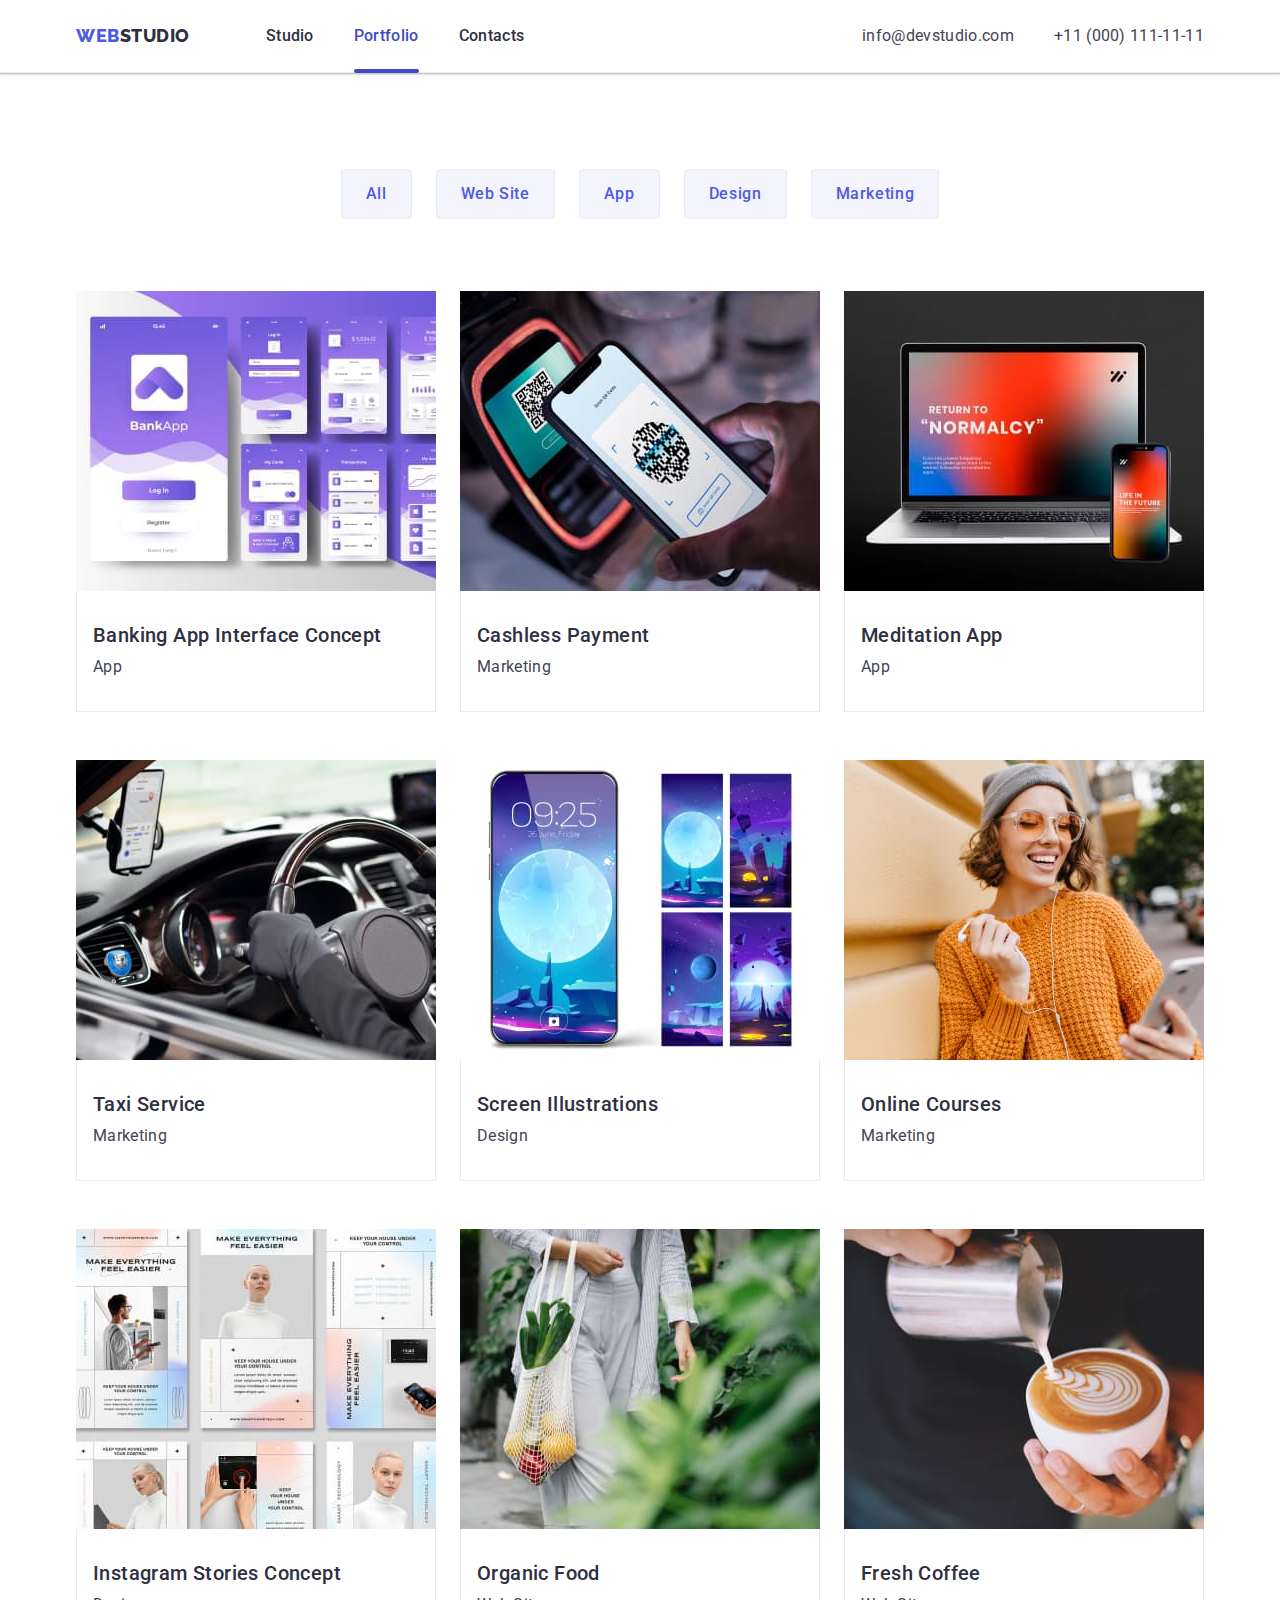
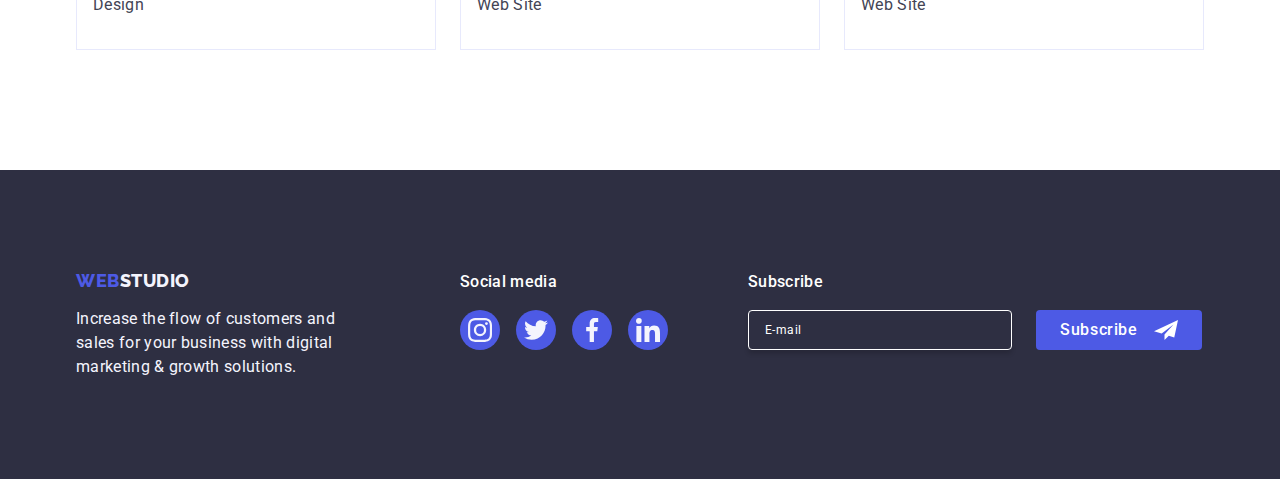
<file: portfolio.html>
<!DOCTYPE html>
<html lang="en">
  <head>
    <meta charset="UTF-8" />
    <meta name="viewport" content="width=device-width, initial-scale=1.0" />
    <!-- name tab in browser-->
    <title>Portfolio</title>
    <!-- modern-normalize -->
    <link
      rel="stylesheet"
      href="https://cdn.jsdelivr.net/npm/modern-normalize@2.0.0/modern-normalize.min.css"
    />
    <!-- fonts -->
    <link rel="preconnect" href="https://fonts.googleapis.com" />
    <link rel="preconnect" href="https://fonts.gstatic.com" crossorigin />
    <link
      href="https://fonts.googleapis.com/css2?family=Raleway:wght@800&family=Roboto:wght@400;500;700;900&display=swap"
      rel="stylesheet"
    />
    <!-- stylesheet -->
    <link rel="stylesheet" href="./css/styles.css" />
  </head>
  <!-- body -->
  <body>
    <!-- header -->
    <header class="page-header">
      <!-- navigation -->
      <div class="container page-header-container">
        <nav class="nav">
          <a class="link logo" href="./index.html"
            >Web<span class="accent-logo">Studio</span></a
          >
          <ul class="nav-list list">
            <li class="nav-list-item">
              <a class="nav-list-link link" href="./index.html">Studio</a>
            </li>
            <li class="nav-list-item">
              <a class="nav-list-link current link" href="./portfolio.html"
                >Portfolio</a
              >
            </li>
            <li class="nav-list-item">
              <a class="nav-list-link link" href="">Contacts</a>
            </li>
          </ul>
        </nav>
        <!-- adress -->
        <address class="contacts-adress">
          <ul class="contact-list list">
            <li class="contact-list-item">
              <a class="contact-list-link link" href="mailto:info@devstudio.com"
                >info@devstudio.com</a
              >
            </li>
            <li class="contact-list-item">
              <a class="contact-list-link link" href="tel:+110001111111"
                >+11 (000) 111-11-11</a
              >
            </li>
          </ul>
        </address>
      </div>
    </header>
    <!-- main content -->
    <main>
      <section class="section main-section">
        <div class="container">
          <h1 class="visually-hidden">Filtrs</h1>
          <ul class="list filtr-list">
            <li class="filtr-list-item">
              <button class="filtr-button" type="button">All</button>
            </li>
            <li class="filtr-list-item">
              <button class="filtr-button" type="button">Web Site</button>
            </li>
            <li class="filtr-list-item">
              <button class="filtr-button" type="button">App</button>
            </li>
            <li class="filtr-list-item">
              <button class="filtr-button" type="button">Design</button>
            </li>
            <li class="filtr-list-item">
              <button class="filtr-button" type="button">Marketing</button>
            </li>
          </ul>
          <ul class="list products-list">
            <li class="products-list-item">
              <a class="products-list-link link" href="">
                <div class="products-list-box">
                  <img
                    src="./images/img-card1.jpg"
                    alt="design app"
                    width="360"
                    height="300"
                  />
                  <p class="overlay">
                    14 Stylish and User-Friendly App Design Concepts · Task
                    Manager App · Calorie Tracker App · Exotic Fruit Ecommerce
                    App · Cloud Storage App
                  </p>
                </div>
                <div class="product-wrapper">
                  <h2 class="products-list-title">
                    Banking App Interface Concept
                  </h2>
                  <p class="products-list-desc">App</p>
                </div>
              </a>
            </li>
            <li class="products-list-item">
              <a href="" class="products-list-link link">
                <div class="products-list-box">
                  <img
                    src="./images/img-card2.jpg"
                    alt="scan qr"
                    width="360"
                    height="300"
                  />
                  <p class="overlay">
                    14 Stylish and User-Friendly App Design Concepts · Task
                    Manager App · Calorie Tracker App · Exotic Fruit Ecommerce
                    App · Cloud Storage App
                  </p>
                </div>
                <div class="product-wrapper">
                  <h2 class="products-list-title">Cashless Payment</h2>
                  <p class="products-list-desc">Marketing</p>
                </div>
              </a>
            </li>
            <li class="products-list-item">
              <a href="" class="products-list-link link">
                <div class="products-list-box">
                  <img
                    src="./images/img-card3.jpg"
                    alt="adaptation app"
                    width="360"
                    height="300"
                  />
                  <p class="overlay">
                    14 Stylish and User-Friendly App Design Concepts · Task
                    Manager App · Calorie Tracker App · Exotic Fruit Ecommerce
                    App · Cloud Storage App
                  </p>
                </div>
                <div class="product-wrapper">
                  <h2 class="products-list-title">Meditation App</h2>
                  <p class="products-list-desc">App</p>
                </div>
              </a>
              <a href="" class="products-list-link"></a>
            </li>

            <li class="products-list-item">
              <a href="" class="products-list-link link">
                <div class="products-list-box">
                  <img
                    src="./images/img-card4.jpg"
                    alt="taxi app"
                    width="360"
                    height="300"
                  />
                  <p class="overlay">
                    14 Stylish and User-Friendly App Design Concepts · Task
                    Manager App · Calorie Tracker App · Exotic Fruit Ecommerce
                    App · Cloud Storage App
                  </p>
                </div>
                <div class="product-wrapper">
                  <h2 class="products-list-title">Taxi Service</h2>
                  <p class="products-list-desc">Marketing</p>
                </div>
              </a>
            </li>
            <li class="products-list-item">
              <a href="" class="products-list-link link">
                <div class="products-list-box">
                  <img
                    src="./images/img-card5.jpg"
                    alt="desing phone"
                    width="360"
                    height="300"
                  />
                  <p class="overlay">
                    14 Stylish and User-Friendly App Design Concepts · Task
                    Manager App · Calorie Tracker App · Exotic Fruit Ecommerce
                    App · Cloud Storage App
                  </p>
                </div>
                <div class="product-wrapper">
                  <h2 class="products-list-title">Screen Illustrations</h2>
                  <p class="products-list-desc">Design</p>
                </div>
              </a>
            </li>
            <li class="products-list-item">
              <a href="" class="products-list-link link">
                <div class="products-list-box">
                  <img
                    src="./images/img-card6.jpg"
                    alt="online courses"
                    width="360"
                    height="300"
                  />
                  <p class="overlay">
                    14 Stylish and User-Friendly App Design Concepts · Task
                    Manager App · Calorie Tracker App · Exotic Fruit Ecommerce
                    App · Cloud Storage App
                  </p>
                </div>
                <div class="product-wrapper">
                  <h2 class="products-list-title">Online Courses</h2>
                  <p class="products-list-desc">Marketing</p>
                </div>
              </a>
            </li>
            <li class="products-list-item">
              <a href="" class="products-list-link link">
                <div class="products-list-box">
                  <img
                    src="./images/img-card7.jpg"
                    alt="instagram desing"
                    width="360"
                    height="300"
                  />
                  <p class="overlay">
                    14 Stylish and User-Friendly App Design Concepts · Task
                    Manager App · Calorie Tracker App · Exotic Fruit Ecommerce
                    App · Cloud Storage App
                  </p>
                </div>
                <div class="product-wrapper">
                  <h2 class="products-list-title">Instagram Stories Concept</h2>
                  <p class="products-list-desc">Design</p>
                </div>
              </a>
            </li>
            <li class="products-list-item">
              <a href="" class="products-list-link link">
                <div class="products-list-box">
                  <img
                    src="./images/img-card8.jpg"
                    alt="desing website food"
                    width="360"
                    height="300"
                  />
                  <p class="overlay">
                    14 Stylish and User-Friendly App Design Concepts · Task
                    Manager App · Calorie Tracker App · Exotic Fruit Ecommerce
                    App · Cloud Storage App
                  </p>
                </div>
                <div class="product-wrapper">
                  <h2 class="products-list-title">Organic Food</h2>
                  <p class="products-list-desc">Web Site</p>
                </div>
              </a>
            </li>
            <li class="products-list-item">
              <a href="" class="products-list-link link">
                <div class="products-list-box">
                  <img
                    src="./images/img-card9.jpg"
                    alt="desing website coffe"
                    width="360"
                    height="300"
                  />
                  <p class="overlay">
                    14 Stylish and User-Friendly App Design Concepts · Task
                    Manager App · Calorie Tracker App · Exotic Fruit Ecommerce
                    App · Cloud Storage App
                  </p>
                </div>
                <div class="product-wrapper">
                  <h2 class="products-list-title">Fresh Coffee</h2>
                  <p class="products-list-desc">Web Site</p>
                </div>
              </a>
            </li>
          </ul>
        </div>
      </section>
    </main>
    <!-- footer -->
    <footer class="footer">
      <div class="container footer-container">
        <div class="footer-logo-wrapper">
          <a class="link logo footer-logo" href="./index.html"
            >Web<span class="accent-logo-footer">Studio</span></a
          >
          <p class="footer-desc">
            Increase the flow of customers and sales for your business with
            digital marketing & growth solutions.
          </p>
        </div>
        <div class="social-media-wrapper">
          <p class="social-media-desc">Social media</p>
          <ul class="list team-socials-list-footer">
            <li class="team-socials-list-item">
              <a class="team-socials-list-link team-socials-link link" href="">
                <svg class="team-social-list-icon" width="24" height="24">
                  <use href="./images/icons.svg#instagram"></use>
                </svg>
              </a>
            </li>
            <li class="team-socials-list-item">
              <a class="team-socials-list-link team-socials-link link" href="">
                <svg class="team-social-list-icon" width="24" height="24">
                  <use href="./images/icons.svg#twitter"></use>
                </svg>
              </a>
            </li>
            <li class="team-socials-list-item">
              <a class="team-socials-list-link team-socials-link link" href="">
                <svg class="team-social-list-icon" width="24" height="24">
                  <use href="./images/icons.svg#facebook"></use>
                </svg>
              </a>
            </li>
            <li class="team-socials-list-item">
              <a class="team-socials-list-link team-socials-link link" href="">
                <svg class="team-social-list-icon" width="24" height="24">
                  <use href="./images/icons.svg#linkedin"></use>
                </svg>
              </a>
            </li>
          </ul>
        </div>
        <div class="footer-form-wrapper">
          <p class="footer-form-desc">Subscribe</p>
          <form class="footer-form" name="subscribe-form">
            <label class="footer-input-label">
              <input
                class="footer-form-input"
                type="email"
                placeholder="E-mail"
                name="subscribe-email"
              />
            </label>
            <button class="footer-form-btn button" type="submit">
              Subscribe
              <svg class="footer-form-btn-icon" width="24" height="24">
                <use href="./images/icons.svg#subscribe-icon"></use>
              </svg>
            </button>
          </form>
        </div>
      </div>
    </footer>
  </body>
</html>
</file>
<file: css/styles.css>
/**
  |============================
  | root
  |============================
*/
:root {
  --primary-interactive-color: #4d5ae5;
  --title-color: #2e2f42;
  --text-color: #434455;
  --active-color: #404bbf;
  --light-bg: #f4f4fd;
  --dark-bg: #2e2f42;
  --primary-white: #ffffff;
  --border-color: #e7e9fc;
  --lightslate: #8e8f99;
  --green-icon: #31d0aa;
}

/**
  |============================
  | global style
  |============================
*/
body {
  font-family: 'Roboto', sans-serif;
  color: var(--text-color);
  background-color: var(--primary-white);
  margin: 0;
}

button {
  cursor: pointer;
}

.link {
  text-decoration: none;
  font-style: normal;
  color: currentColor;
}

.list {
  list-style: none;
  padding: 0;
  margin: 0;
}

.container {
  width: 1158px;
  padding-left: 15px;
  padding-right: 15px;
  margin-left: auto;
  margin-right: auto;
}

h1,
h2,
h3,
h4,
h5,
h6,
p {
  margin: 0;
}

img {
  display: block;
  max-width: 100%;
  height: auto;
}

.visually-hidden {
  position: absolute;
  width: 1px;
  height: 1px;
  margin: -1px;
  border: 0;
  padding: 0;
  white-space: nowrap;
  clip-path: inset(100%);
  clip: rect(0 0 0 0);
  overflow: hidden;
}

.section {
  padding-top: 120px;
  padding-bottom: 120px;
}
/**
  |============================
  | WEBSTUDIO
  |============================
*/

/* header */

.page-header {
  border-bottom: 1px solid var(--border-color);
  background: var(--primary-white);
  box-shadow: 0px 2px 1px rgba(46, 47, 66, 0.08),
    0px 1px 1px rgba(46, 47, 66, 0.16), 0px 1px 6px rgba(46, 47, 66, 0.08);
}

/* logo */
.logo {
  font-family: 'Raleway', sans-serif;
  color: var(--primary-interactive-color);
  font-size: 18px;
  font-weight: 800;
  line-height: 1.17;
  letter-spacing: 0.03em;
  text-transform: uppercase;
  margin-right: 76px;
}

.accent-logo {
  color: var(--title-color);
}

/* navigation */

.contacts-adress {
  font-style: normal;
  display: flex;
  align-items: center;
}

nav {
  display: flex;
  align-items: center;
  margin-right: auto;
}

.nav-list-link {
  color: var(--title-color);
  font-weight: 500;
  line-height: 1.5;
  letter-spacing: 0.02em;
  display: block;
  padding-top: 24px;
  padding-bottom: 24px;
  position: relative;
  transition: color 250ms cubic-bezier(0.4, 0, 0.2, 1);
}

.nav-list-link:hover,
.nav-list-link:focus,
.nav-list-link:active {
  color: var(--active-color);
}

.nav-list-link.current {
  color: var(--active-color);
}

.nav-list-link::after {
  content: '';
  display: block;
  position: absolute;
  bottom: -1px;
  left: 0;
  width: 100%;
  height: 4px;
  border-radius: 2px;
}

.nav-list-link.current::after {
  content: '';
  background: var(--active-color);
}

.nav-list {
  display: flex;
  gap: 40px;
  margin-right: auto;
}

.contact-list-link {
  color: var(--text-color);
  font-weight: 400;
  line-height: 1.5;
  letter-spacing: 0.02em;
  transition: color 250ms cubic-bezier(0.4, 0, 0.2, 1);
}

.contact-list-link:hover,
.contact-list-link:focus {
  color: var(--active-color);
}

.contact-list {
  display: flex;
  gap: 40px;
}

.page-header-container {
  display: flex;
}

/* hero-section */

.hero-section {
  padding: 188px 0px;
  max-width: 1440px;
  margin: 0 auto;
  background-color: var(--dark-bg);
  background-image: linear-gradient(
      rgba(46, 47, 66, 0.7),
      rgba(46, 47, 66, 0.7)
    ),
    url(../images/people-office.jpg);
  background-repeat: no-repeat;
  background-position: center;
  background-size: cover;
}

.hero-title {
  color: var(--primary-white);
  font-size: 56px;
  font-weight: 700;
  line-height: 1.07;
  letter-spacing: 0.02em;
  text-align: center;
  max-width: 496px;
  margin: 0 auto;
  margin-bottom: 48px;
}

.hero-button {
  background-color: var(--primary-interactive-color);
  color: var(--primary-white);
  font-weight: 500;
  line-height: 1.5;
  letter-spacing: 0.04em;
  padding: 16px 32px;
  border-radius: 4px;
  box-shadow: 0px 4px 4px 0px rgba(0, 0, 0, 0.15);
  display: block;
  margin: 0 auto;
  min-width: 169px;
  height: 56px;
  border: none;
  transition: background-color 250ms cubic-bezier(0.4, 0, 0.2, 1);
}

.hero-button:hover,
.hero-button:focus {
  background-color: var(--active-color);
}

/* advantages-section */
.advantages-list-wrapper {
  background-color: var(--light-bg);
  border-radius: 4px;
  display: flex;
  justify-content: center;
  align-items: center;
  height: 112px;
  margin-bottom: 8px;
}

.advantages-title {
  color: var(--title-color);
  font-size: 20px;
  font-weight: 500;
  line-height: 1.2;
  letter-spacing: 0.02em;
  margin-bottom: 8px;
}

.advantages-desc {
  color: var(--text-color);
  line-height: 1.5;
  letter-spacing: 0.02em;
}

.advantages-list {
  display: flex;
  gap: 24px;
}

.advantages-list-item {
  flex-basis: calc((100% - 24px * 3) / 4);
}
/* skills-section */
/**
  |============================
  | CARD-SET
  |============================
*/

.card-set {
  display: flex;
  gap: 24px;
}

.skills-section {
  padding-top: 0px;
}

.card-set-item {
  flex-basis: calc((100% - 24px * 3) / 4);
}

.skills-title {
  color: var(--title-color);
  font-size: 36px;
  font-weight: 700;
  line-height: 1.11;
  letter-spacing: 0.02em;
  text-transform: capitalize;
  text-align: center;
  margin-bottom: 72px;
}

.skills-list {
  display: flex;
  gap: 24px;
}

.skills-list-item {
  border: 1px solid var(--border-color);
  background: url(<path-to-image>),
    lightgray -72.845px -19px / 144.444% 112.667% no-repeat;
}
/* our-team-section */

.team-section {
  background-color: var(--light-bg);
}
.team-list-item {
  border-radius: 0px 0px 4px 4px;
  background: var(--primary-white);
  box-shadow: 0px 2px 1px 0px rgba(46, 47, 66, 0.08),
    0px 1px 1px 0px rgba(46, 47, 66, 0.16),
    0px 1px 6px 0px rgba(46, 47, 66, 0.08);
}

.team-title {
  color: var(--title-color);
  font-size: 36px;
  font-weight: 700;
  line-height: 1.11;
  letter-spacing: 0.02em;
  text-transform: capitalize;
  text-align: center;
  margin-bottom: 72px;
}

.team-list-title {
  color: var(--title-color);
  font-size: 20px;
  font-weight: 500;
  line-height: 1.2;
  letter-spacing: 0.02em;
  margin-bottom: 8px;
  text-align: center;
}

.team-list-desc {
  color: var(--text-color);
  line-height: 1.5;
  letter-spacing: 0.02em;
  text-align: center;
  margin-bottom: 8px;
}

.team-list-img {
}

.team-card {
  padding: 32px 0px;
}

.team-socials-list {
  display: flex;
  justify-content: center;
  align-items: center;
  gap: 24px;
}

.team-socials-list-link {
  display: flex;
  justify-content: center;
  align-items: center;
  border-radius: 50%;
  width: 40px;
  height: 40px;
  background-color: var(--primary-interactive-color);
  transition: background-color 250ms cubic-bezier(0.4, 0, 0.2, 1);
}

.team-socials-list-link:hover,
.team-socials-list-link:focus {
  background-color: var(--active-color);
}

.team-social-list-icon {
  fill: var(--light-bg);
}

/**
  |============================
  | CUSTOMERS SECTION
  |============================
*/

.customers-title {
  color: var(--dark-bg);
  text-align: center;
  font-family: Roboto;
  font-size: 36px;
  font-weight: 700;
  line-height: 1.11;
  letter-spacing: 0.02em;
  text-transform: capitalize;
  margin-bottom: 72px;
}

.customers-list {
  display: flex;
  gap: 24px;
}

.customers-list-item {
  display: flex;
  width: 168px;
  height: 88px;
}

.customers-list-link {
  width: 100%;
  height: 100%;
  border-radius: 4px;
  border: 1px solid var(--lightslate);
  color: var(--lightslate);
  display: flex;
  justify-content: center;
  align-items: center;
  transition: border-color 250ms cubic-bezier(0.4, 0, 0.2, 1),
    color 250ms cubic-bezier(0.4, 0, 0.2, 1);
}

.customers-list-link:hover,
.customers-list-link:focus {
  border-color: var(--active-color);
  color: var(--active-color);
}

.customers-list-icon {
  fill: currentColor;
}

/* footer */
.logo .accent-logo-footer {
  color: var(--light-bg);
}

.footer-logo {
  margin-bottom: 16px;
  display: inline-block;
  margin-right: 0;
}

.footer {
  background-color: var(--dark-bg);
  padding: 100px 0;
}

.footer-logo-wrapper {
  margin-right: 120px;
}

.footer-desc {
  color: var(--light-bg);
  line-height: 1.5;
  letter-spacing: 0.02em;
  width: 264px;
}

.footer-container {
  display: flex;
  align-items: baseline;
}

.social-media-wrapper {
  margin-right: 80px;
}

.social-media-desc {
  color: var(--primary-white);
  font-family: Roboto;
  font-size: 16px;
  font-weight: 500;
  line-height: 1.5; /* 150% */
  letter-spacing: 0.02em;
  margin-bottom: 16px;
}

.team-socials-list-footer {
  display: flex;
  gap: 16px;
}

.team-socials-link {
  transition: background-color 250ms cubic-bezier(0.4, 0, 0.2, 1);
}
.team-socials-link:hover,
.team-socials-link:focus {
  background-color: var(--green-icon);
}

/* footer-form */

.footer-form-wrapper {
}
.footer-form-desc {
  color: var(--primary-white);
  font-family: Roboto;
  font-weight: 500;
  line-height: 1.5;
  letter-spacing: 0.02em;
  margin-bottom: 16px;
}
.footer-form {
  display: flex;
  gap: 24px;
  align-items: center;
}
.footer-form-input {
  width: 264px;
  height: 40px;
  padding-left: 16px;
  padding-top: 8px;
  padding-bottom: 8px;
  background-color: transparent;
  border-radius: 4px;
  border: 1px solid var(--primary-white);
  box-shadow: 0px 4px 4px 0px rgba(0, 0, 0, 0.15);
  outline: transparent;
  color: var(--primary-white);
  font-size: 12px;
  line-height: 1.5;
  letter-spacing: 0.04em;
}

.footer-form-input::placeholder {
  color: var(--primary-white);
}
.footer-form-btn {
  min-width: 165px;
  display: inline-flex;
  padding: 8px 24px;
  justify-content: center;
  align-items: center;
  color: var(--primary-white);
  border-radius: 4px;
  background-color: var(--primary-interactive-color);
  font-weight: 500;
  line-height: 1.5; /* 150% */
  letter-spacing: 0.04em;
  border: none;
}

.footer-form-btn-icon {
  fill: var(--primary-white);
  margin-left: 16px;
}

/**
  |============================
  | PORTFOLIO
  |============================
*/

.main-section {
  padding-top: 96px;
  padding-bottom: 120px;
}

.filtr-list {
  display: flex;
  justify-content: center;
  gap: 24px;
  margin-bottom: 72px;
}

.filtr-list-item {
}

.filtr-button {
  font-family: 'Roboto', sans-serif;
  background-color: var(--light-bg);
  color: var(--primary-interactive-color);
  font-weight: 500;
  line-height: 1.5;
  letter-spacing: 0.04em;
  border-radius: 4px;
  padding: 12px 24px;
  border: 1px solid var(--border-color);
  transition: color 250ms cubic-bezier(0.4, 0, 0.2, 1),
    background-color 250ms cubic-bezier(0.4, 0, 0.2, 1),
    border-color 250ms cubic-bezier(0.4, 0, 0.2, 1),
    box-shadow 250ms cubic-bezier(0.4, 0, 0.2, 1);
}

.filtr-button:hover,
.filtr-button:focus {
  color: var(--primary-white);
  background-color: var(--active-color);
  border: 1px solid transparent;
  box-shadow: 0px 3px 1px rgba(0, 0, 0, 0.1), 0px 2px 1px rgba(0, 0, 0, 0.08),
    0px 2px 2px rgba(0, 0, 0, 0.12);
}

.products-list-link {
  display: block;
  transition: box-shadow 250ms cubic-bezier(0.4, 0, 0.2, 1);
}

.products-list-link:hover,
.products-list-link:focus {
  box-shadow: 0px 1px 6px rgba(46, 47, 66, 0.08),
    0px 1px 1px rgba(46, 47, 66, 0.16), 0px 2px 1px rgba(46, 47, 66, 0.08);
}
.products-list-title {
  color: var(--dark-bg);
  font-size: 20px;
  font-weight: 500;
  line-height: 1.2;
  letter-spacing: 0.02em;
  margin-bottom: 8px;
}

.products-list-desc {
  color: var(--text-color);
  line-height: 1.5;
  letter-spacing: 0.02em;
}

.products-list {
  display: flex;
  flex-wrap: wrap;
  row-gap: 48px;
  column-gap: 24px;
}

.products-list-item {
  flex-basis: calc((100% - 24px * 2) / 3);
}

.products-list-box {
  position: relative;
  overflow: hidden;
}

.overlay {
  position: absolute;
  top: 0;
  left: 0;
  display: flex;
  justify-content: center;
  align-items: center;
  width: 100%;
  height: 100%;
  background-color: var(--primary-interactive-color);
  padding: 40px 32px;
  transform: translateY(100%);
  color: var(--light-bg);
  line-height: 1.5;
  letter-spacing: 0.02em;
  transition: transform 250ms cubic-bezier(0.4, 0, 0.2, 1);
}

.products-list-link:hover .overlay,
.products-list-link:focus .overlay {
  transform: translateY(0%);
}
.product-wrapper {
  padding: 32px 16px;
  border: 1px solid var(--border-color);
  border-top: none;
  background: var(--primary-white);
}

/**
  |============================
  | MODAL WINDOV
  |============================
*/
.backdrop {
  position: fixed;
  top: 0;
  left: 0;
  width: 100%;
  height: 100%;

  background: rgba(46, 47, 66, 0.4);
  transition: opacity 250ms cubic-bezier(0.4, 0, 0.2, 1),
    visibility 250ms cubic-bezier(0.4, 0, 0.2, 1);
}

.backdrop.is-hidden {
  opacity: 0;
  pointer-events: none;
  visibility: hidden;
}

.is-hidden {
  opacity: 0;
  pointer-events: none;
  visibility: hidden;
}
.modal {
  width: 408px;
  min-height: 584px;
  border-radius: 4px;
  background: #fcfcfc;
  box-shadow: 0px 2px 1px 0px rgba(0, 0, 0, 0.2),
    0px 1px 3px 0px rgba(0, 0, 0, 0.12), 0px 1px 1px 0px rgba(0, 0, 0, 0.14);
  position: absolute;
  top: 50%;
  left: 50%;
  transform: translate(-50%, -50%) scale(1);
  opacity: 1;
  transition: transform 250ms cubic-bezier(0.4, 0, 0.2, 1);
  padding: 24px;
  padding-top: 72px;
}

.backdrop.is-hidden .modal {
  transform: translateX(-50%) translateY(-70%);
  opacity: 0;
}
.modal-btn {
  width: 24px;
  height: 24px;
  border: 1px solid rgba(0, 0, 0, 0.1);
  border-radius: 50%;
  background-color: var(--border-color);
  padding: 0;
  display: flex;
  justify-content: center;
  align-items: center;
  position: absolute;
  top: 24px;
  right: 24px;
  transition: background-color 250ms cubic-bezier(0.4, 0, 0.2, 1),
    border 250ms cubic-bezier(0.4, 0, 0.2, 1);
}

.modal-btn:hover,
.modal-btn:focus {
  background-color: #404bbf;
  border: none;
}

.modal-btn:hover .modal-btn-icon,
.modal-btn:focus .modal-btn-icon {
  fill: var(--primary-white);
}
.modal-btn-icon {
  transition: fill 250ms cubic-bezier(0.4, 0, 0.2, 1);
}

.modal-caption {
  color: var(--title-color);
  font-weight: 500;
  line-height: 1.5;
  letter-spacing: 0.02em;
  text-align: center;
  margin-bottom: 16px;
}

/* modal form */
.modal-form {
}
.modal-form-box {
  margin-bottom: 8px;
}
.modal-form-label {
  color: var(--lightslate);
  font-size: 12px;
  line-height: 1.17;
  letter-spacing: 0.04em;
  margin-bottom: 4px;
  display: block;
}
.modal-form-field {
  position: relative;
}
.modal-form-input {
  border-radius: 4px;
  border: 1px solid rgba(46, 47, 66, 0.4);
  padding: 11px 16px;
  width: 100%;
  height: 40px;
  outline: transparent;
  padding-left: 38px;
  background-color: transparent;
  transition: border-color 250ms cubic-bezier(0.4, 0, 0.2, 1);
}
.modal-form-input:focus {
  border-color: var(--primary-interactive-color);
}
.modal-form-icon {
  position: absolute;
  top: 50%;
  left: 16px;
  transform: translateY(-50%);
  pointer-events: none;
  transition: fill 250ms cubic-bezier(0.4, 0, 0.2, 1);
}

.modal-form-input:focus + .modal-form-icon {
  fill: var(--primary-interactive-color);
}

.modal-form-comment-box {
  margin-bottom: 16px;
}
.modal-form-comment {
  border-radius: 4px;
  border: 1px solid rgba(46, 47, 66, 0.4);
  color: rgba(46, 47, 66, 0.4);
  resize: none;
  width: 100%;
  height: 120px;
  padding: 8px 16px;
  font-size: 12px;
  line-height: 1.17;
  letter-spacing: 0.04em;
  outline: transparent;
  transition: border-color 250ms cubic-bezier(0.4, 0, 0.2, 1);
  background-color: transparent;
}

.modal-form-comment:focus {
  border-color: var(--primary-interactive-color);
}

.modal-form-comment::placeholder {
  color: rgba(46, 47, 66, 0.4);
}
.modal-form-agreement-box {
  margin-bottom: 24px;
}
.modal-form-agreement {
  font-size: 12px;
  line-height: 1.17;
  letter-spacing: 0.04em;
  display: block;
  color: var(--lightslate);
  user-select: none;
}

.agreement-checkbox {
  display: inline-flex;
  align-items: center;
  justify-content: center;
  width: 16px;
  height: 16px;
  border: 1px solid rgba(46, 47, 66, 0.4);
  border-radius: 2px;
  fill: transparent;
  margin-right: 8px;
  transition: background-color 250ms cubic-bezier(0.4, 0, 0.2, 1),
    border 250ms cubic-bezier(0.4, 0, 0.2, 1),
    fill 250ms cubic-bezier(0.4, 0, 0.2, 1);
}

input[type='checkbox']:checked + .modal-form-agreement > .agreement-checkbox {
  background-color: var(--active-color);
  fill: var(--light-bg);
  border: none;
}

.agreement-checkbox-icon {
  display: inline-flex;
  align-items: center;
  justify-content: center;
}

.modal-form-link {
  color: var(--primary-interactive-color);
  font-size: 12px;
  line-height: 1.17;
  letter-spacing: 0.04em;
}
.modal-form-btn {
  margin: 0 auto;
  min-width: 169px;
  height: 56px;
  padding: 16px 32px;
  border-radius: 4px;
  outline: transparent;
  border: none;
  background-color: var(--primary-interactive-color);
  box-shadow: 0px 4px 4px 0px rgba(0, 0, 0, 0.15);
  color: var(--primary-white);
  text-align: center;
  font-weight: 500;
  line-height: 1.5;
  letter-spacing: 0.04em;
  display: block;
  transition: background-color 250ms cubic-bezier(0.4, 0, 0.2, 1);
}

.modal-form-btn:hover,
.modal-form-btn:focus {
  background-color: var(--active-color);
}
</file>
